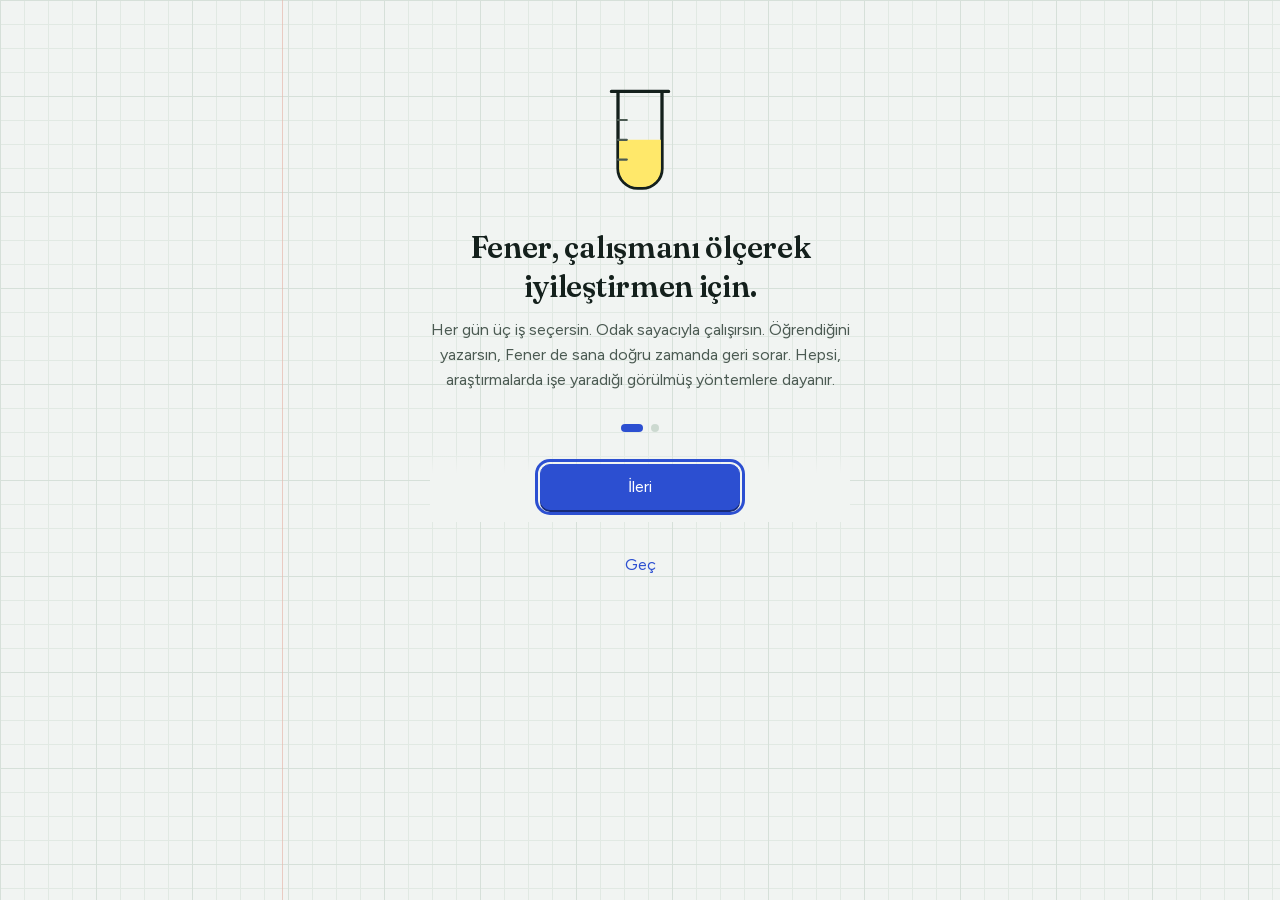
<file: app/index.html>
<!doctype html>
<html lang="tr">
<head>
<meta charset="utf-8">
<meta name="viewport" content="width=device-width, initial-scale=1, viewport-fit=cover">
<title>Fener</title>
<meta name="description" content="Fen lisesi öğrencisi için çalışma arkadaşı: haftalık plan, odak sayacı, aralıklı tekrar ve bilimsel çalışma rehberi.">
<meta name="theme-color" content="#F1F4F2" media="(prefers-color-scheme: light)">
<meta name="theme-color" content="#0F1614" media="(prefers-color-scheme: dark)">
<link rel="manifest" href="manifest.webmanifest">
<link rel="icon" href="data:image/svg+xml,%3Csvg xmlns='http://www.w3.org/2000/svg' viewBox='0 0 64 64'%3E%3Crect width='64' height='64' rx='14' fill='%2314201C'/%3E%3Crect x='14' y='38' width='36' height='10' fill='%23FFE86A'/%3E%3Ctext x='32' y='42' font-family='Georgia,serif' font-size='34' font-weight='700' fill='%23F1F4F2' text-anchor='middle'%3EF%3C/text%3E%3C/svg%3E">
<link rel="apple-touch-icon" href="icon-192.png">
<link rel="stylesheet" href="css/app.css?v=0.1.16">
<link rel="stylesheet" href="css/tour.css?v=0.1.16">
<link rel="stylesheet" href="css/theme-valorant.css?v=0.1.16">
<link rel="stylesheet" href="css/themes.css?v=0.1.16">
<script>try{var t=JSON.parse(localStorage.getItem("fener:data")).settings.theme;if(["valorant","gece","orman","gunbatimi","okyanus"].indexOf(t)>-1){document.documentElement.setAttribute("data-skin",t);}}catch(e){}</script>
</head>
<body>
<a class="skip" href="#main">İçeriğe geç</a>
<div class="shell">
  <nav class="rail" aria-label="Ana bölümler">
    <a class="wordmark" href="#/bugun" aria-label="Fener, başa dön"><span class="wm-fen">Fen</span>er</a>
    <ul class="nav" id="nav"></ul>
    <p class="rail-foot">Verilerin yalnızca bu cihazda.</p>
  </nav>
  <a class="help-link" href="#/yardim" aria-label="Yardım: Fener hakkında soru sor" title="Yardım">?</a>
  <main id="main" class="main" tabindex="-1"></main>
  <nav class="tabs" aria-label="Ana bölümler"><ul class="nav" id="tabs"></ul></nav>
</div>
<div id="toast" class="toast" role="status" aria-live="polite"></div>
<script type="module" src="js/app.js?v=0.1.16"></script>
</body>
</html>
</file>
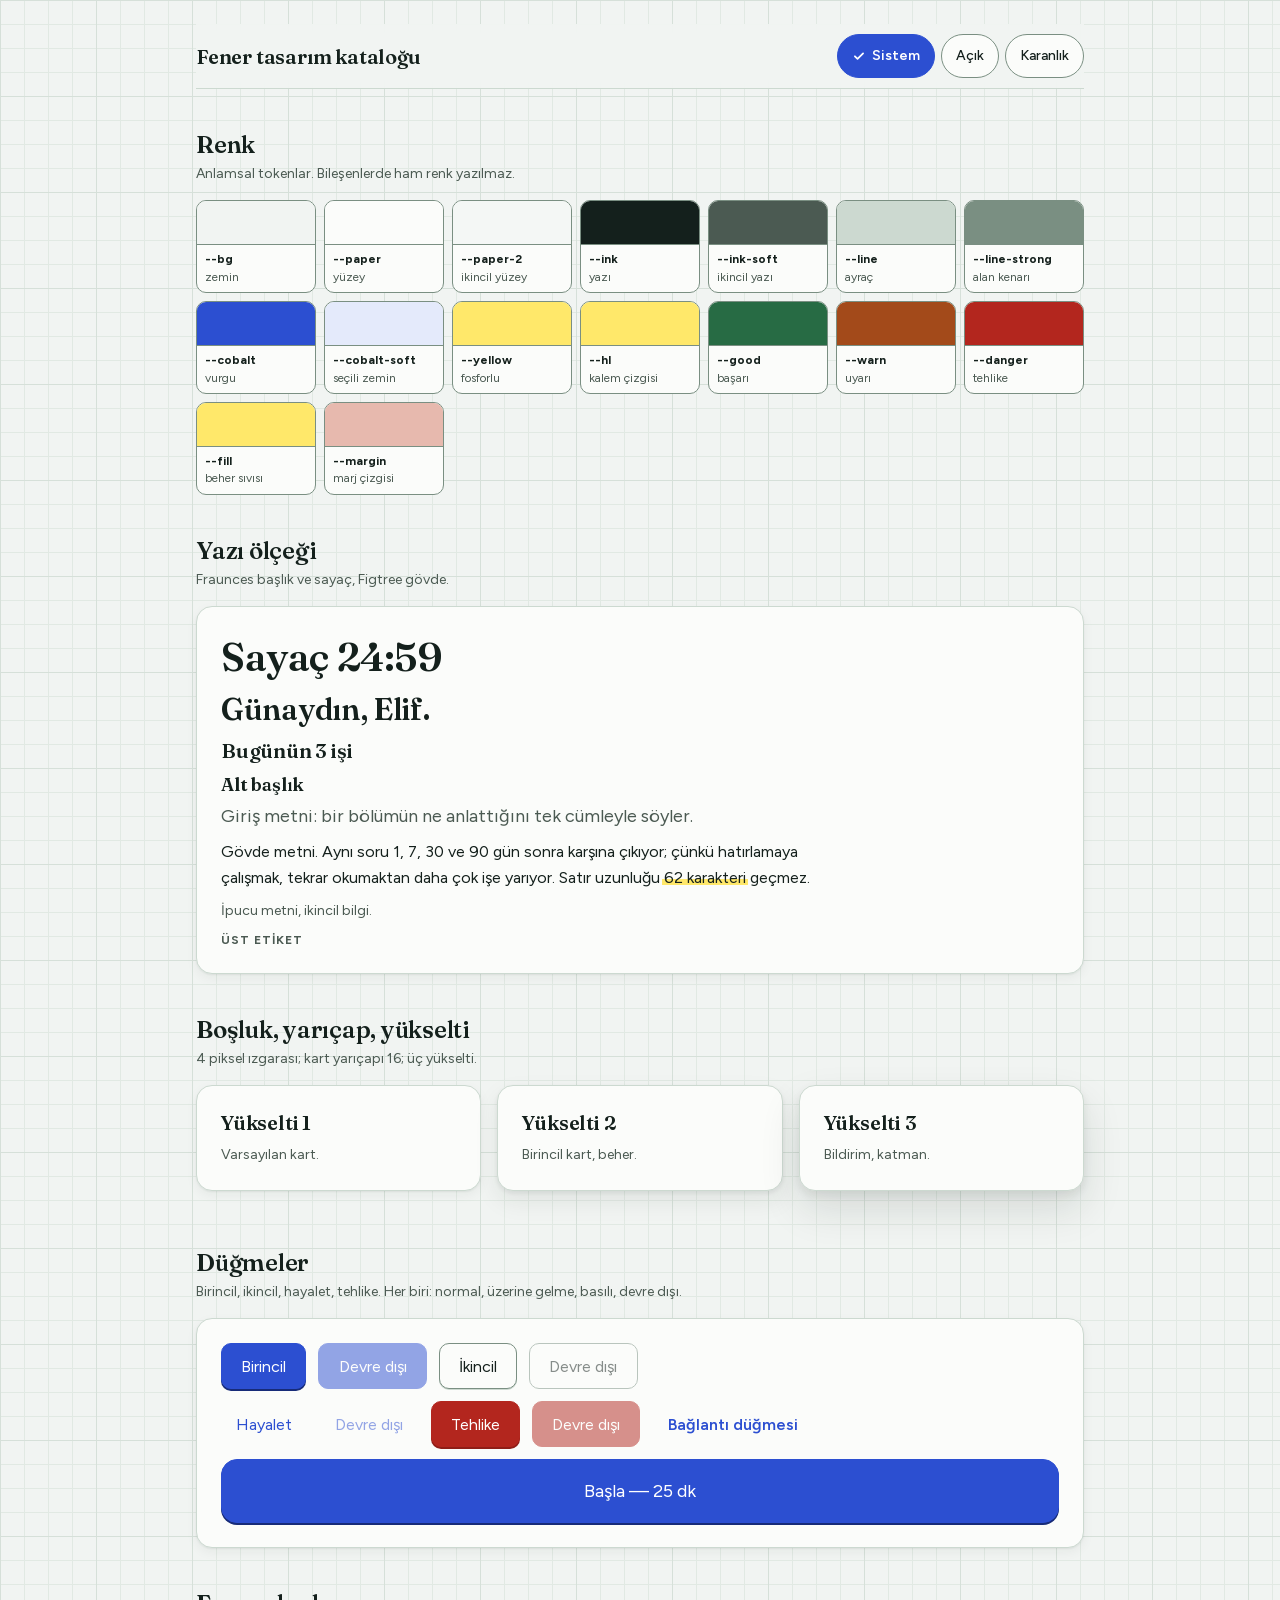
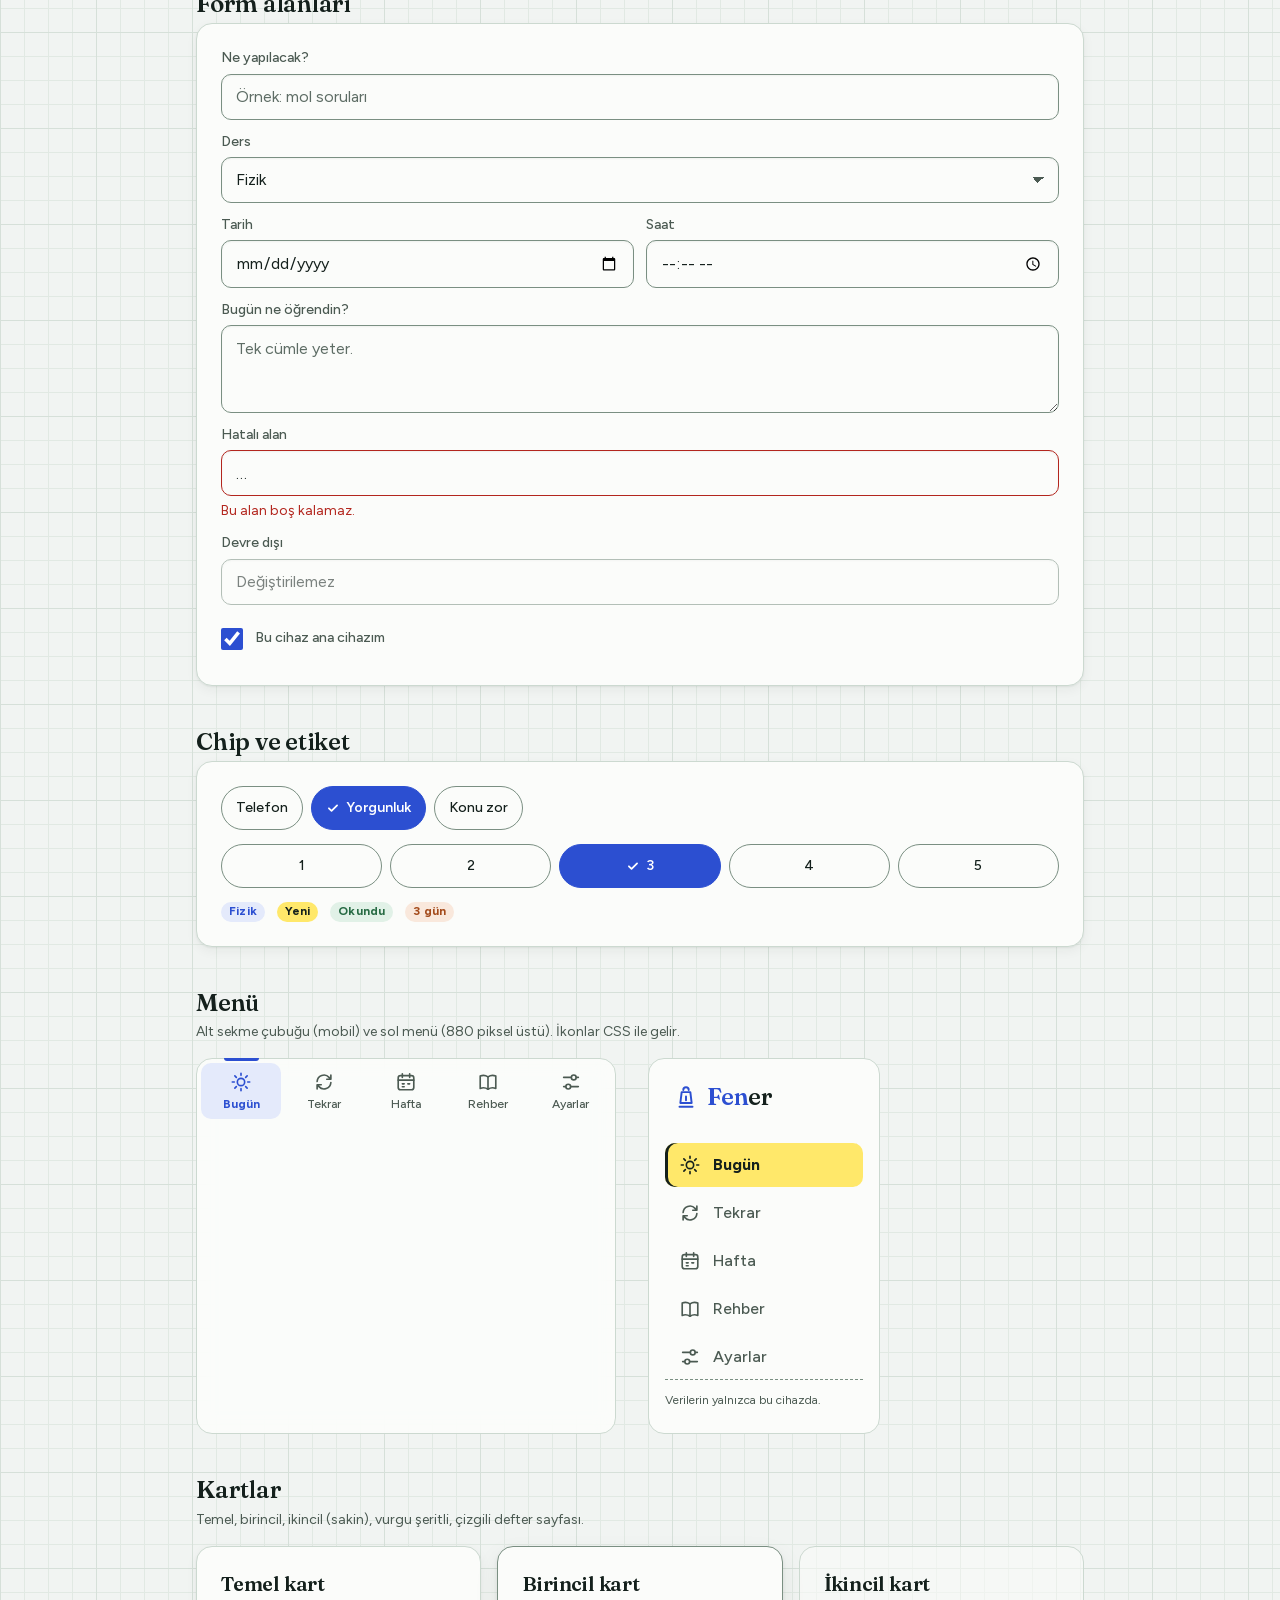
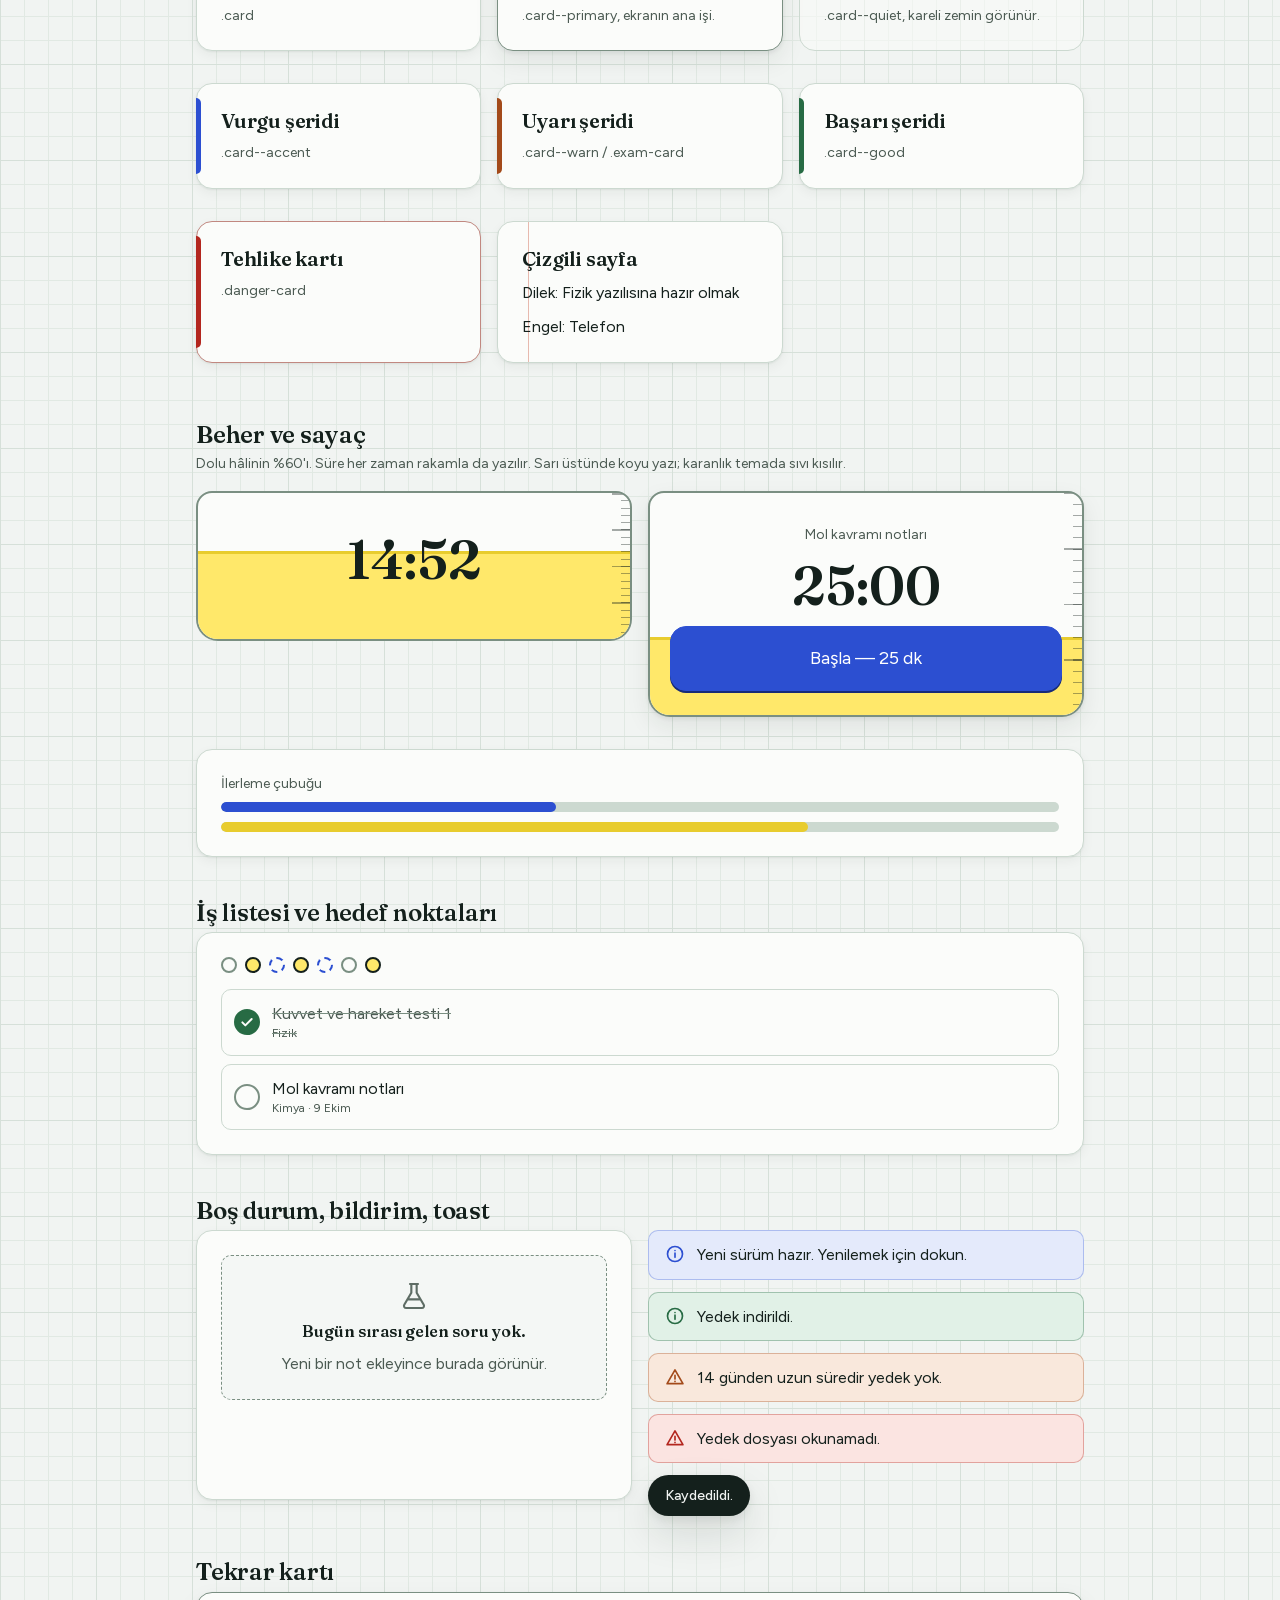
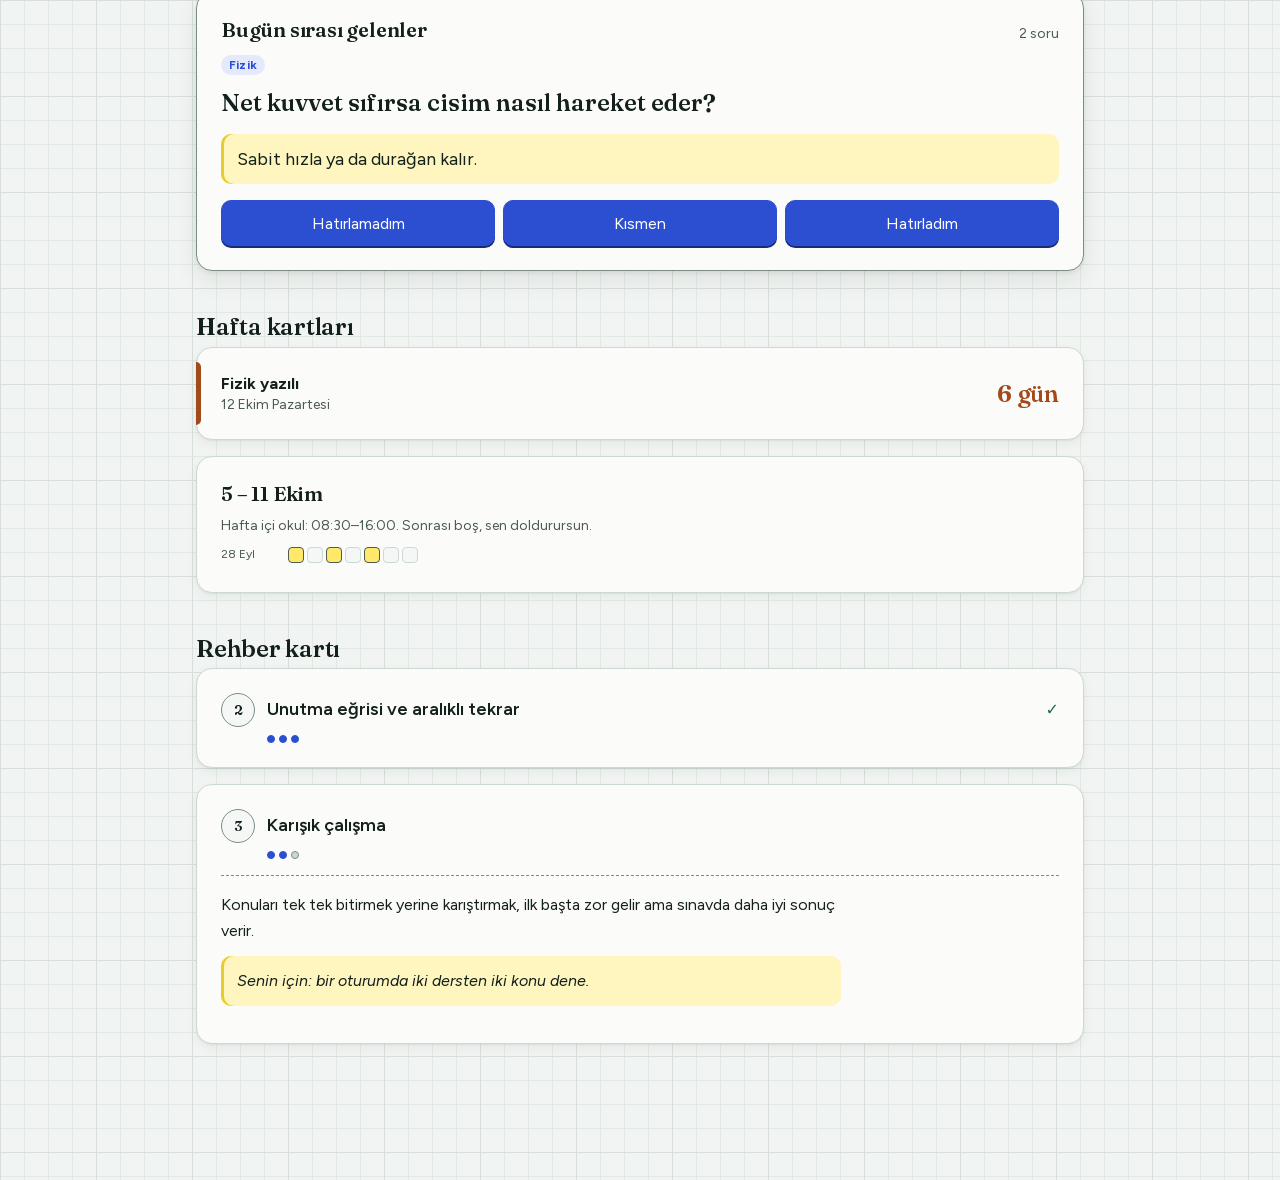
<file: app/design-preview.html>
<!doctype html>
<html lang="tr">
<head>
<meta charset="utf-8">
<meta name="viewport" content="width=device-width, initial-scale=1, viewport-fit=cover">
<meta name="robots" content="noindex">
<link rel="icon" href="data:,">
<title>Fener tasarım kataloğu</title>
<!-- Geliştirme sayfası: servis çalışanı önbelleğine EKLENMEZ, uygulamadan bağlanmaz. -->
<link rel="stylesheet" href="css/app.css">
<style>
  /* Yalnızca bu katalog sayfasına ait; uygulama bileşeni değildir. */
  .pv { max-width: 920px; margin: 0 auto; padding: 24px max(16px, env(safe-area-inset-right)) 96px max(16px, env(safe-area-inset-left)); }
  .pv-bar { position: sticky; top: 0; z-index: var(--z-sticky); display: flex; align-items: center; justify-content: space-between; gap: 12px; flex-wrap: wrap;
    padding: 10px 0; margin-bottom: 8px; background: color-mix(in srgb, var(--bg) 90%, transparent); backdrop-filter: blur(8px); border-bottom: 1px solid var(--line); }
  .pv-bar h1 { font-size: var(--fs-lg); }
  .pv-themes { display: flex; gap: 6px; }
  .pv section { margin: 40px 0; }
  .pv section > h2 { font-size: var(--fs-xl); margin-bottom: 4px; }
  .pv section > .hint { margin-bottom: 16px; }
  .pv-grid { display: grid; gap: 16px; grid-template-columns: repeat(auto-fit, minmax(260px, 1fr)); }
  .pv-swatches { display: grid; gap: 8px; grid-template-columns: repeat(auto-fill, minmax(120px, 1fr)); }
  .pv-sw { border: 1px solid var(--line-strong); border-radius: var(--radius-sm); overflow: hidden; background: var(--paper); font-size: var(--fs-xs); }
  .pv-sw i { display: block; height: 44px; border-bottom: 1px solid var(--line-strong); }
  .pv-sw span { display: block; padding: 6px 8px; color: var(--ink-soft); }
  .pv-sw b { color: var(--ink); display: block; }
  .pv-type > * { margin: 0 0 10px; }
  .pv-box { height: 44px; background: var(--cobalt-soft); border: 1px solid var(--cobalt); border-radius: var(--radius-sm); }
  /* Menü demoları: gerçek yerleşimde sabit; burada akışa alınır. */
  .pv-rail { display: flex !important; position: static !important; width: 232px !important; height: auto !important; border: 1px solid var(--line); border-radius: var(--radius); }
  @media (max-width: 879px) { .pv-rail { display: none !important; } }
  .pv-tabs { position: static !important; display: block !important; border: 1px solid var(--line); border-radius: var(--radius); max-width: 420px; }
  .pv-beher { position: relative; height: 150px; border: 2px solid var(--line-strong); border-radius: var(--radius) var(--radius) var(--radius-lg) var(--radius-lg); overflow: hidden; background: var(--paper); }
  .pv-beher .fill { position: absolute; left: 0; right: 0; bottom: 0; height: 60%; background: linear-gradient(var(--fill-edge) 0 3px, var(--fill) 3px); }
  .pv-beher .clock { position: relative; z-index: 2; font-family: var(--font-display); font-size: var(--fs-clock); font-weight: 600; text-align: center; padding-top: 28px; font-variant-numeric: tabular-nums; }
  .pv-beher::after { content: ''; position: absolute; inset: 0 0 0 auto; width: 18px; z-index: 3;
    background: repeating-linear-gradient(to bottom, var(--tick) 0 1.5px, transparent 1.5px 25%) right / 18px 100% no-repeat, repeating-linear-gradient(to bottom, var(--tick) 0 1px, transparent 1px 5%) right / 9px 100% no-repeat; }
  .pv-states { display: flex; flex-wrap: wrap; gap: 12px; align-items: center; }
  .pv-force-hover { border-color: var(--ink-soft) !important; background: var(--paper-2) !important; }
  .pv-toast { position: static !important; transform: none !important; opacity: 1 !important; display: inline-block; }
</style>
</head>
<body>
<div class="pv">
  <div class="pv-bar">
    <h1>Fener tasarım kataloğu</h1>
    <div class="pv-themes" role="group" aria-label="Tema">
      <button type="button" class="chip selected" data-theme-set="">Sistem</button>
      <button type="button" class="chip" data-theme-set="light">Açık</button>
      <button type="button" class="chip" data-theme-set="dark">Karanlık</button>
    </div>
  </div>

  <section id="renk">
    <h2>Renk</h2>
    <p class="hint">Anlamsal tokenlar. Bileşenlerde ham renk yazılmaz.</p>
    <div class="pv-swatches">
      <div class="pv-sw"><i style="background:var(--bg)"></i><span><b>--bg</b>zemin</span></div>
      <div class="pv-sw"><i style="background:var(--paper)"></i><span><b>--paper</b>yüzey</span></div>
      <div class="pv-sw"><i style="background:var(--paper-2)"></i><span><b>--paper-2</b>ikincil yüzey</span></div>
      <div class="pv-sw"><i style="background:var(--ink)"></i><span><b>--ink</b>yazı</span></div>
      <div class="pv-sw"><i style="background:var(--ink-soft)"></i><span><b>--ink-soft</b>ikincil yazı</span></div>
      <div class="pv-sw"><i style="background:var(--line)"></i><span><b>--line</b>ayraç</span></div>
      <div class="pv-sw"><i style="background:var(--line-strong)"></i><span><b>--line-strong</b>alan kenarı</span></div>
      <div class="pv-sw"><i style="background:var(--cobalt)"></i><span><b>--cobalt</b>vurgu</span></div>
      <div class="pv-sw"><i style="background:var(--cobalt-soft)"></i><span><b>--cobalt-soft</b>seçili zemin</span></div>
      <div class="pv-sw"><i style="background:var(--yellow)"></i><span><b>--yellow</b>fosforlu</span></div>
      <div class="pv-sw"><i style="background:var(--hl)"></i><span><b>--hl</b>kalem çizgisi</span></div>
      <div class="pv-sw"><i style="background:var(--good)"></i><span><b>--good</b>başarı</span></div>
      <div class="pv-sw"><i style="background:var(--warn)"></i><span><b>--warn</b>uyarı</span></div>
      <div class="pv-sw"><i style="background:var(--danger)"></i><span><b>--danger</b>tehlike</span></div>
      <div class="pv-sw"><i style="background:var(--fill)"></i><span><b>--fill</b>beher sıvısı</span></div>
      <div class="pv-sw"><i style="background:var(--margin)"></i><span><b>--margin</b>marj çizgisi</span></div>
    </div>
  </section>

  <section id="yazi">
    <h2>Yazı ölçeği</h2>
    <p class="hint">Fraunces başlık ve sayaç, Figtree gövde.</p>
    <div class="card pv-type">
      <p class="display" style="font-size:var(--fs-3xl)">Sayaç 24:59</p>
      <h1>Günaydın, Elif.</h1>
      <h2>Bugünün 3 işi</h2>
      <h3>Alt başlık</h3>
      <p class="lede">Giriş metni: bir bölümün ne anlattığını tek cümleyle söyler.</p>
      <p class="prose">Gövde metni. Aynı soru 1, 7, 30 ve 90 gün sonra karşına çıkıyor; çünkü hatırlamaya çalışmak, tekrar okumaktan daha çok işe yarıyor. Satır uzunluğu <mark>62 karakteri</mark> geçmez.</p>
      <p class="hint">İpucu metni, ikincil bilgi.</p>
      <p class="eyebrow">Üst etiket</p>
    </div>
  </section>

  <section id="bosluk">
    <h2>Boşluk, yarıçap, yükselti</h2>
    <p class="hint">4 piksel ızgarası; kart yarıçapı 16; üç yükselti.</p>
    <div class="pv-grid">
      <div class="card"><h2>Yükselti 1</h2><p class="hint">Varsayılan kart.</p></div>
      <div class="card" style="box-shadow:var(--elev-2)"><h2>Yükselti 2</h2><p class="hint">Birincil kart, beher.</p></div>
      <div class="card" style="box-shadow:var(--elev-3)"><h2>Yükselti 3</h2><p class="hint">Bildirim, katman.</p></div>
    </div>
  </section>

  <section id="dugme">
    <h2>Düğmeler</h2>
    <p class="hint">Birincil, ikincil, hayalet, tehlike. Her biri: normal, üzerine gelme, basılı, devre dışı.</p>
    <div class="card">
      <div class="pv-states" style="margin-bottom:12px"><button class="btn-primary" type="button">Birincil</button><button class="btn-primary" type="button" disabled>Devre dışı</button>
        <button class="btn-secondary" type="button">İkincil</button><button class="btn-secondary" type="button" disabled>Devre dışı</button></div>
      <div class="pv-states" style="margin-bottom:12px"><button class="btn-ghost" type="button">Hayalet</button><button class="btn-ghost" type="button" disabled>Devre dışı</button>
        <button class="btn-danger" type="button">Tehlike</button><button class="btn-danger" type="button" disabled>Devre dışı</button>
        <a class="btn-ghost" href="#dugme">Bağlantı düğmesi</a></div>
      <button class="btn-primary btn-big" type="button">Başla — 25 dk</button>
    </div>
  </section>

  <section id="form">
    <h2>Form alanları</h2>
    <div class="card"><div class="stack">
      <div class="field"><label for="f1">Ne yapılacak?</label><input id="f1" type="text" placeholder="Örnek: mol soruları"></div>
      <div class="field"><label for="f2">Ders</label><select id="f2"><option>Fizik</option><option>Kimya</option></select></div>
      <div class="row wrap"><div class="grow"><label for="f3">Tarih</label><input id="f3" type="date"></div><div class="grow"><label for="f4">Saat</label><input id="f4" type="time"></div></div>
      <div class="field"><label for="f5">Bugün ne öğrendin?</label><textarea id="f5" placeholder="Tek cümle yeter."></textarea></div>
      <div class="field"><label for="f6">Hatalı alan</label><input id="f6" type="text" aria-invalid="true" value="…"><span class="field-error">Bu alan boş kalamaz.</span></div>
      <div class="field"><label for="f7">Devre dışı</label><input id="f7" type="text" disabled value="Değiştirilemez"></div>
      <label class="row"><input type="checkbox" checked><span>Bu cihaz ana cihazım</span></label>
    </div></div>
  </section>

  <section id="chip">
    <h2>Chip ve etiket</h2>
    <div class="card">
      <div class="chip-row" style="margin-bottom:14px"><button type="button" class="chip">Telefon</button><button type="button" class="chip selected">Yorgunluk</button><button type="button" class="chip">Konu zor</button></div>
      <div class="scale-row" style="margin-bottom:14px"><button type="button" class="chip">1</button><button type="button" class="chip">2</button><button type="button" class="chip selected">3</button><button type="button" class="chip">4</button><button type="button" class="chip">5</button></div>
      <div class="row wrap"><span class="tag">Fizik</span><span class="tag tag--hl">Yeni</span><span class="tag tag--good">Okundu</span><span class="tag tag--warn">3 gün</span></div>
    </div>
  </section>

  <section id="menu">
    <h2>Menü</h2>
    <p class="hint">Alt sekme çubuğu (mobil) ve sol menü (880 piksel üstü). İkonlar CSS ile gelir.</p>
    <div class="pv-grid">
      <nav class="tabs pv-tabs" aria-label="Örnek alt menü"><ul class="nav">
        <li><a href="#menu" data-path="bugun" class="active">Bugün</a></li><li><a href="#menu" data-path="tekrar">Tekrar</a></li>
        <li><a href="#menu" data-path="hafta">Hafta</a></li><li><a href="#menu" data-path="rehber">Rehber</a></li><li><a href="#menu" data-path="ayarlar">Ayarlar</a></li></ul></nav>
      <nav class="rail pv-rail" aria-label="Örnek sol menü">
        <a class="wordmark" href="#menu"><span class="wm-fen">Fen</span>er</a>
        <ul class="nav">
          <li><a href="#menu" data-path="bugun" class="active">Bugün</a></li><li><a href="#menu" data-path="tekrar">Tekrar</a></li>
          <li><a href="#menu" data-path="hafta">Hafta</a></li><li><a href="#menu" data-path="rehber">Rehber</a></li><li><a href="#menu" data-path="ayarlar">Ayarlar</a></li></ul>
        <p class="rail-foot">Verilerin yalnızca bu cihazda.</p>
      </nav>
    </div>
  </section>

  <section id="kart">
    <h2>Kartlar</h2>
    <p class="hint">Temel, birincil, ikincil (sakin), vurgu şeritli, çizgili defter sayfası.</p>
    <div class="pv-grid">
      <div class="card"><h2>Temel kart</h2><p class="hint">.card</p></div>
      <div class="card card--primary"><h2>Birincil kart</h2><p class="hint">.card--primary, ekranın ana işi.</p></div>
      <div class="card card--quiet"><h2>İkincil kart</h2><p class="hint">.card--quiet, kareli zemin görünür.</p></div>
      <div class="card card--accent"><h2>Vurgu şeridi</h2><p class="hint">.card--accent</p></div>
      <div class="card card--warn"><h2>Uyarı şeridi</h2><p class="hint">.card--warn / .exam-card</p></div>
      <div class="card card--good"><h2>Başarı şeridi</h2><p class="hint">.card--good</p></div>
      <div class="card danger-card"><h2>Tehlike kartı</h2><p class="hint">.danger-card</p></div>
      <div class="card card--ruled"><h2>Çizgili sayfa</h2><p>Dilek: Fizik yazılısına hazır olmak</p><p>Engel: Telefon</p></div>
    </div>
  </section>

  <section id="beher">
    <h2>Beher ve sayaç</h2>
    <p class="hint">Dolu hâlinin %60'ı. Süre her zaman rakamla da yazılır. Sarı üstünde koyu yazı; karanlık temada sıvı kısılır.</p>
    <div class="pv-grid">
      <div class="pv-beher"><div class="fill"></div><div class="clock">14:52</div></div>
      <div class="card beher"><div class="fill" style="height:35%"></div><p class="task-line">Mol kavramı notları</p><div class="clock">25:00</div><button type="button" class="btn-primary btn-big">Başla — 25 dk</button></div>
    </div>
    <div class="card" style="margin-top:16px"><p class="hint" style="margin-bottom:8px">İlerleme çubuğu</p>
      <div class="progress" role="progressbar" aria-label="Örnek" aria-valuenow="40" aria-valuemin="0" aria-valuemax="100"><span style="width:40%"></span></div>
      <div class="progress progress--hl" style="margin-top:10px" role="progressbar" aria-label="Örnek sarı" aria-valuenow="70" aria-valuemin="0" aria-valuemax="100"><span style="width:70%"></span></div></div>
  </section>

  <section id="is">
    <h2>İş listesi ve hedef noktaları</h2>
    <div class="card">
      <div class="goal-line" style="margin:0 0 16px"><span class="goal-dot"></span><span class="goal-dot done"></span><span class="goal-dot target"></span><span class="goal-dot done"></span><span class="goal-dot target"></span><span class="goal-dot"></span><span class="goal-dot done"></span></div>
      <ul class="task-list">
        <li class="task-item done"><button type="button" class="task-check" aria-label="Tamamlanmadı işaretle"></button><div><div>Kuvvet ve hareket testi 1</div><div class="task-sub">Fizik</div></div></li>
        <li class="task-item"><button type="button" class="task-check" aria-label="Tamamlandı işaretle"></button><div><div>Mol kavramı notları</div><div class="task-sub">Kimya · 9 Ekim</div></div></li>
      </ul>
    </div>
  </section>

  <section id="durum">
    <h2>Boş durum, bildirim, toast</h2>
    <div class="pv-grid">
      <div class="card"><div class="empty"><p class="empty-title">Bugün sırası gelen soru yok.</p><p>Yeni bir not ekleyince burada görünür.</p></div></div>
      <div class="stack">
        <div class="notice"><p>Yeni sürüm hazır. Yenilemek için dokun.</p></div>
        <div class="notice notice--good"><p>Yedek indirildi.</p></div>
        <div class="notice notice--warn"><p>14 günden uzun süredir yedek yok.</p></div>
        <div class="notice notice--danger"><p>Yedek dosyası okunamadı.</p></div>
        <div><span class="toast pv-toast">Kaydedildi.</span></div>
      </div>
    </div>
  </section>

  <section id="tekrar">
    <h2>Tekrar kartı</h2>
    <div class="card card--primary">
      <div class="row between"><h2>Bugün sırası gelenler</h2><span class="hint review-count">2 soru</span></div>
      <span class="tag">Fizik</span>
      <p class="qa-q">Net kuvvet sıfırsa cisim nasıl hareket eder?</p>
      <p class="qa-a">Sabit hızla ya da durağan kalır.</p>
      <div class="scale-row"><button type="button" class="btn-primary">Hatırlamadım</button><button type="button" class="btn-primary">Kısmen</button><button type="button" class="btn-primary">Hatırladım</button></div>
    </div>
  </section>

  <section id="hafta">
    <h2>Hafta kartları</h2>
    <div class="card card--warn"><div class="row between"><div><strong>Fizik yazılı</strong><div class="hint">12 Ekim Pazartesi</div></div><div class="days display" style="font-size:var(--fs-xl);color:var(--warn)">6 gün</div></div></div>
    <div class="card"><h2 class="week-title">5 – 11 Ekim</h2><p class="hint">Hafta içi okul: 08:30–16:00. Sonrası boş, sen doldurursun.</p>
      <div class="wall"><div class="wall-row"><span class="wall-week">28 Eyl</span><span class="wall-cell filled"></span><span class="wall-cell"></span><span class="wall-cell filled"></span><span class="wall-cell"></span><span class="wall-cell filled"></span><span class="wall-cell"></span><span class="wall-cell"></span></div></div></div>
  </section>

  <section id="rehber">
    <h2>Rehber kartı</h2>
    <div class="card guide-card"><div class="guide-head"><span class="guide-num">2</span><span class="guide-title">Unutma eğrisi ve aralıklı tekrar</span><span class="guide-read" aria-label="Okundu">✓</span></div>
      <div class="guide-dots" aria-label="Kanıt gücü 3/3"><span class="guide-dot filled"></span><span class="guide-dot filled"></span><span class="guide-dot filled"></span></div></div>
    <div class="card guide-card"><div class="guide-head"><span class="guide-num">3</span><span class="guide-title">Karışık çalışma</span></div>
      <div class="guide-dots" aria-label="Kanıt gücü 2/3"><span class="guide-dot filled"></span><span class="guide-dot filled"></span><span class="guide-dot"></span></div>
      <div class="guide-body"><p>Konuları tek tek bitirmek yerine karıştırmak, ilk başta zor gelir ama sınavda daha iyi sonuç verir.</p><p class="guide-foryou">Senin için: bir oturumda iki dersten iki konu dene.</p></div></div>
  </section>
</div>

<script>
  // Tema düğmesi: sistem / açık / karanlık. Kalıcı değil; yalnızca bu sayfada.
  document.querySelectorAll('[data-theme-set]').forEach(function (b) {
    b.addEventListener('click', function () {
      var v = b.getAttribute('data-theme-set');
      if (v) document.documentElement.setAttribute('data-theme', v); else document.documentElement.removeAttribute('data-theme');
      document.querySelectorAll('[data-theme-set]').forEach(function (x) { x.classList.toggle('selected', x === b); });
    });
  });
</script>
</body>
</html>
</file>
<file: app/css/app.css>
@import url("tokens.css");
@import url('../fonts/fonts.css');

/* ==========================================================================
   Fener bileşenleri
   Kimlik: kareli laboratuvar defteri. Koyu mürekkep, kobalt vurgu, tek
   fosforlu sarı, sakin yüzeyler. Ham renk/ölçü yok; her şey tokens.css'ten.
   Bölümler:
     1 Temel      2 Yazı      3 İkonlar   4 Düğmeler   5 Form alanları
     6 Chip/etiket 7 Kabuk ve menü 8 Kartlar 9 Bugün 10 Beher ve odak kipi
     11 İşler    12 İlerleme  13 Boş durum, bildirim, toast
     14 Tekrar   15 Hafta     16 Rehber   17 Diyagram ve duvar
     18 Karşılama (başka çalışma; dokunma)  19 Yardımcılar
   ========================================================================== */

/* ---- 1. Temel ------------------------------------------------------------ */

* { box-sizing: border-box; }
html { -webkit-text-size-adjust: 100%; }
[hidden] { display: none !important; }

body {
  margin: 0;
  color: var(--ink);
  /* Kareli defter: 24 px küçük kare, her 4 karede bir belirgin çizgi. */
  background:
    linear-gradient(var(--grid-major) 1px, transparent 1px) 0 0 / 96px 96px,
    linear-gradient(90deg, var(--grid-major) 1px, transparent 1px) 0 0 / 96px 96px,
    linear-gradient(var(--grid) 1px, transparent 1px) 0 0 / 24px 24px,
    linear-gradient(90deg, var(--grid) 1px, transparent 1px) 0 0 / 24px 24px,
    var(--bg);
  font-family: var(--font-body);
  font-size: var(--fs-base);
  line-height: var(--lh-base);
  -webkit-font-smoothing: antialiased;
}

::selection { background: var(--hl); color: var(--ink); }

button, input, select, textarea { font: inherit; color: inherit; }

/* Görünür odak halkası: her etkileşimli öğede. */
:focus-visible { outline: var(--focus-ring); outline-offset: 2px; }
.main:focus { outline: none; } /* sekme değişince odak taşıyıcısı; halka gerekmez */

.skip {
  position: absolute; left: -999px; top: 0; z-index: var(--z-skip);
  background: var(--cobalt); color: var(--cobalt-ink); padding: .7em 1.1em; border-radius: 0 0 var(--radius-sm) 0;
  font-weight: var(--fw-semibold);
}
.skip:focus { left: 0; }

.sr-only {
  position: absolute; width: 1px; height: 1px; margin: -1px; padding: 0; overflow: hidden;
  clip: rect(0 0 0 0); white-space: nowrap; border: 0;
}

/* ---- 2. Yazı ------------------------------------------------------------- */

h1, h2, h3, .display {
  font-family: var(--font-display); font-weight: var(--fw-semibold); letter-spacing: -.01em;
  margin: 0; line-height: var(--lh-snug);
}
h1 { font-size: var(--fs-2xl); line-height: var(--lh-tight); }
h2 { font-size: var(--fs-lg); }
h3 { font-size: var(--fs-md); }

p { margin: 0 0 .7em; }
a { color: var(--cobalt); text-underline-offset: 3px; text-decoration-thickness: 1px; }
a:hover { text-decoration-thickness: 2px; }

.hint { color: var(--ink-soft); font-size: var(--fs-sm); }
.lede { font-size: var(--fs-md); color: var(--ink-soft); max-width: var(--measure); }
.eyebrow {
  font-size: var(--fs-xs); font-weight: var(--fw-bold); letter-spacing: .08em; text-transform: uppercase;
  color: var(--ink-soft);
}
.prose { max-width: var(--measure); line-height: var(--lh-prose); }
.num { font-variant-numeric: tabular-nums lining-nums; }

/* Fosforlu kalem: başlık altı ve satır içi vurgu. Sayfa başına en fazla birkaç yerde. */
mark, .hl {
  color: inherit; padding: 0 .15em; margin: 0 -.15em;
  background: linear-gradient(transparent 56%, var(--hl) 56% 92%, transparent 92%);
  -webkit-box-decoration-break: clone; box-decoration-break: clone;
}

hr, .rule { border: 0; border-top: 1px dashed var(--line-strong); margin: var(--sp-4) 0; }

/* ---- 3. İkonlar (satır içi SVG, mask ile; renk currentColor) -------------- */

:root {
  --ico-bugun: url("data:image/svg+xml,%3Csvg xmlns='http://www.w3.org/2000/svg' viewBox='0 0 24 24' fill='none' stroke='black' stroke-width='1.8' stroke-linecap='round' stroke-linejoin='round'%3E%3Ccircle cx='12' cy='12' r='4'/%3E%3Cpath d='M12 2.5v2.2M12 19.3v2.2M2.5 12h2.2M19.3 12h2.2M5.3 5.3l1.6 1.6M17.1 17.1l1.6 1.6M18.7 5.3l-1.6 1.6M6.9 17.1l-1.6 1.6'/%3E%3C/svg%3E");
  --ico-tekrar: url("data:image/svg+xml,%3Csvg xmlns='http://www.w3.org/2000/svg' viewBox='0 0 24 24' fill='none' stroke='black' stroke-width='1.8' stroke-linecap='round' stroke-linejoin='round'%3E%3Cpath d='M4.5 11.5a7.5 7.5 0 0 1 13-4.6L19.5 9M19.5 4.5V9H15M19.5 12.5a7.5 7.5 0 0 1-13 4.6L4.5 15M4.5 19.5V15H9'/%3E%3C/svg%3E");
  --ico-hafta: url("data:image/svg+xml,%3Csvg xmlns='http://www.w3.org/2000/svg' viewBox='0 0 24 24' fill='none' stroke='black' stroke-width='1.8' stroke-linecap='round' stroke-linejoin='round'%3E%3Crect x='3.5' y='5' width='17' height='15.5' rx='2.5'/%3E%3Cpath d='M3.5 10h17M8 3v4M16 3v4M8 14h2M14 14h2M8 17.2h2'/%3E%3C/svg%3E");
  --ico-rehber: url("data:image/svg+xml,%3Csvg xmlns='http://www.w3.org/2000/svg' viewBox='0 0 24 24' fill='none' stroke='black' stroke-width='1.8' stroke-linecap='round' stroke-linejoin='round'%3E%3Cpath d='M3.5 5.5C6.2 4.4 9.4 4.6 12 6.4c2.6-1.8 5.8-2 8.5-.9V19c-2.7-1.1-5.9-.9-8.5.9-2.6-1.8-5.8-2-8.5-.9z'/%3E%3Cpath d='M12 6.4V19.9'/%3E%3C/svg%3E");
  --ico-ayarlar: url("data:image/svg+xml,%3Csvg xmlns='http://www.w3.org/2000/svg' viewBox='0 0 24 24' fill='none' stroke='black' stroke-width='1.8' stroke-linecap='round' stroke-linejoin='round'%3E%3Cpath d='M4 7h8M18 7h2M4 17h2M12 17h8'/%3E%3Ccircle cx='15' cy='7' r='2.6'/%3E%3Ccircle cx='9' cy='17' r='2.6'/%3E%3C/svg%3E");
  --ico-fener: url("data:image/svg+xml,%3Csvg xmlns='http://www.w3.org/2000/svg' viewBox='0 0 24 24' fill='none' stroke='black' stroke-width='1.8' stroke-linecap='round' stroke-linejoin='round'%3E%3Cpath d='M9.5 5.5a2.5 2.5 0 0 1 5 0M8 7.5h8M8 7.5l-1.2 10h10.4L16 7.5M6 21h12M12 11.5v3.5'/%3E%3C/svg%3E");
  --ico-check: url("data:image/svg+xml,%3Csvg xmlns='http://www.w3.org/2000/svg' viewBox='0 0 24 24' fill='none' stroke='black' stroke-width='3' stroke-linecap='round' stroke-linejoin='round'%3E%3Cpath d='M5 12.5l4.5 4.5L19 7.5'/%3E%3C/svg%3E");
  --ico-beher: url("data:image/svg+xml,%3Csvg xmlns='http://www.w3.org/2000/svg' viewBox='0 0 24 24' fill='none' stroke='black' stroke-width='1.6' stroke-linecap='round' stroke-linejoin='round'%3E%3Cpath d='M9 3h6M10 3v6.5L4.7 18.6a1.6 1.6 0 0 0 1.4 2.4h11.8a1.6 1.6 0 0 0 1.4-2.4L14 9.5V3M7.2 14.5h9.6'/%3E%3C/svg%3E");
  --ico-info: url("data:image/svg+xml,%3Csvg xmlns='http://www.w3.org/2000/svg' viewBox='0 0 24 24' fill='none' stroke='black' stroke-width='2' stroke-linecap='round' stroke-linejoin='round'%3E%3Ccircle cx='12' cy='12' r='9'/%3E%3Cpath d='M12 11v5M12 7.8v.1'/%3E%3C/svg%3E");
  --ico-warn: url("data:image/svg+xml,%3Csvg xmlns='http://www.w3.org/2000/svg' viewBox='0 0 24 24' fill='none' stroke='black' stroke-width='2' stroke-linecap='round' stroke-linejoin='round'%3E%3Cpath d='M12 3.5l9.5 16.5h-19z'/%3E%3Cpath d='M12 10v4.5M12 17.3v.1'/%3E%3C/svg%3E");
}

/* Menü ikonları: buildNav yalnızca metin üretir, ikon CSS'ten gelir. */
.nav a::before {
  content: ''; flex: none; width: 22px; height: 22px; background: currentColor;
  -webkit-mask: var(--ico, none) center / contain no-repeat; mask: var(--ico, none) center / contain no-repeat;
}
.nav a[data-path="bugun"]::before { --ico: var(--ico-bugun); }
.nav a[data-path="tekrar"]::before { --ico: var(--ico-tekrar); }
.nav a[data-path="hafta"]::before { --ico: var(--ico-hafta); }
.nav a[data-path="rehber"]::before { --ico: var(--ico-rehber); }
.nav a[data-path="ayarlar"]::before { --ico: var(--ico-ayarlar); }

/* ---- 4. Düğmeler ---------------------------------------------------------
   Türler: (varsayılan/ikincil) .btn-secondary · .btn-primary · .btn-ghost · .btn-danger
   Durumlar: hover, basılı (active), odak (genel :focus-visible), disabled.
   Taban kural :where() ile sıfır özgüllükte; chip, task-check vb. kendi görünümünü rahatça ezer. */

:where(button, .btn, .btn-primary, .btn-secondary, .btn-ghost, .btn-danger) {
  display: inline-flex; align-items: center; justify-content: center; gap: var(--sp-2);
  min-height: var(--tap); padding: .65em 1.2em;
  font-weight: var(--fw-semibold); line-height: 1.2; text-align: center; text-decoration: none;
  cursor: pointer; border-radius: var(--radius-sm);
  background: var(--paper); color: var(--ink); border: 1px solid var(--line-strong);
  box-shadow: 0 1px 0 var(--line);
  transition: background-color var(--dur-fast) var(--ease-out), border-color var(--dur-fast) var(--ease-out),
    box-shadow var(--dur-fast) var(--ease-out), transform var(--dur-fast) var(--ease-out), color var(--dur-fast) var(--ease-out);
  -webkit-tap-highlight-color: transparent;
}
:where(button, .btn, .btn-secondary):active { transform: translateY(1px); box-shadow: var(--inset-press); }

/* Birincil: kobalt mürekkep, alt kenarı kalın (basılı tuş hissi). */
.btn-primary {
  background: var(--cobalt); color: var(--cobalt-ink); border-color: var(--cobalt);
  box-shadow: 0 2px 0 var(--cobalt-deep);
}
.btn-primary:active { transform: translateY(2px); box-shadow: 0 0 0 var(--cobalt-deep); background: var(--cobalt-strong); }

/* İkincil: kâğıt zemin, ince kenar. */
.btn-secondary { background: var(--paper); border-color: var(--line-strong); }

/* Hayalet: kenarsız, kobalt yazı. Vazgeç, ikincil bağlantılar. */
.btn-ghost {
  background: transparent; border-color: transparent; box-shadow: none; color: var(--cobalt);
  padding-left: .9em; padding-right: .9em;
}
.btn-ghost:active { transform: none; box-shadow: none; background: var(--cobalt-soft); }

/* Tehlike: yalnızca geri alınamaz işlem onayında. */
.btn-danger {
  background: var(--danger); color: var(--danger-ink); border-color: var(--danger);
  box-shadow: 0 2px 0 var(--danger-strong);
}
.btn-danger:active { transform: translateY(2px); box-shadow: none; background: var(--danger-strong); }

@media (hover: hover) {
  :where(button, .btn, .btn-secondary):hover { border-color: var(--ink-soft); background: var(--paper-2); }
  .btn-primary:hover { background: var(--cobalt-strong); border-color: var(--cobalt-strong); }
  .btn-ghost:hover { background: var(--cobalt-soft); color: var(--cobalt); border-color: transparent; }
  .btn-danger:hover { background: var(--danger-strong); border-color: var(--danger-strong); }
}

button:disabled, .btn[disabled], .btn-primary[aria-disabled="true"] {
  opacity: .5; cursor: not-allowed; transform: none; box-shadow: none;
}

.btn-big { width: 100%; padding: 1em; font-size: var(--fs-md); border-radius: var(--radius); min-height: 56px; }
.btn-block { width: 100%; }

/* ---- 5. Form alanları ------------------------------------------------------ */

input[type="text"], input[type="date"], input[type="time"], input[type="number"], select, textarea {
  width: 100%; min-height: var(--tap); padding: .65em .85em; border-radius: var(--radius-sm);
  border: 1px solid var(--line-strong); background: var(--paper); color: var(--ink);
  box-shadow: inset 0 1px 2px rgba(20, 32, 28, .05);
  transition: border-color var(--dur-fast) var(--ease-out), box-shadow var(--dur-fast) var(--ease-out);
}
::placeholder { color: var(--ink-faint); opacity: 1; }
input:focus-visible, select:focus-visible, textarea:focus-visible { border-color: var(--cobalt); outline-offset: 1px; }
input:disabled, select:disabled, textarea:disabled { opacity: .55; cursor: not-allowed; }
input[aria-invalid="true"], textarea[aria-invalid="true"], select[aria-invalid="true"] { border-color: var(--danger); }
textarea { min-height: 88px; resize: vertical; line-height: var(--lh-base); }

select {
  appearance: none; -webkit-appearance: none; padding-right: 2.4em; cursor: pointer;
  background-image:
    linear-gradient(45deg, transparent 50%, var(--ink-soft) 50%),
    linear-gradient(135deg, var(--ink-soft) 50%, transparent 50%);
  background-position: calc(100% - 20px) 50%, calc(100% - 14px) 50%;
  background-size: 6px 6px, 6px 6px; background-repeat: no-repeat;
}

label { display: block; font-size: var(--fs-sm); font-weight: var(--fw-medium); color: var(--ink-soft); margin-bottom: .35em; }
label.row { margin: 0; min-height: var(--tap); }
input[type="checkbox"], input[type="radio"] { width: 22px; height: 22px; margin: 0; flex: none; accent-color: var(--cobalt); }
.field { display: flex; flex-direction: column; }
.field-error { color: var(--danger); font-size: var(--fs-sm); margin-top: .35em; }

/* ---- 6. Chip ve etiket ----------------------------------------------------- */

.chip-row { display: flex; flex-wrap: wrap; gap: var(--sp-2); }
.chip {
  display: inline-flex; align-items: center; justify-content: center; gap: .4em;
  border-radius: var(--radius-pill); padding: .5em 1em; min-height: var(--tap); font-size: var(--fs-sm);
  font-weight: var(--fw-medium); background: var(--paper); border: 1px solid var(--line-strong); box-shadow: none;
}
.chip.selected {
  background: var(--cobalt); color: var(--cobalt-ink); border-color: var(--cobalt); font-weight: var(--fw-semibold);
}
.chip.selected::before { /* seçili durum yalnızca renkle anlatılmaz */
  content: ''; width: 14px; height: 14px; background: currentColor;
  -webkit-mask: var(--ico-check) center / contain no-repeat; mask: var(--ico-check) center / contain no-repeat;
}
@media (hover: hover) {
  .chip:hover { border-color: var(--cobalt); background: var(--cobalt-soft); }
  .chip.selected:hover { background: var(--cobalt-strong); }
}

/* Etiket: ders adı, durum. Düğme değildir. */
.tag {
  display: inline-flex; align-items: center; padding: .1em .65em; border-radius: var(--radius-pill);
  font-size: var(--fs-xs); font-weight: var(--fw-bold); letter-spacing: .02em;
  background: var(--cobalt-soft); color: var(--cobalt);
}
.tag--hl { background: var(--hl); color: var(--yellow-ink); }
.tag--good { background: var(--good-soft); color: var(--good); }
.tag--warn { background: var(--warn-soft); color: var(--warn); }
:root[data-theme="dark"] .tag--hl { color: var(--ink); }
@media (prefers-color-scheme: dark) { :root:not([data-theme="light"]) .tag--hl { color: var(--ink); } }

/* ---- 7. Kabuk ve menü ------------------------------------------------------- */

.shell { min-height: 100vh; min-height: 100dvh; display: flex; flex-direction: column; }
.main {
  position: relative; flex: 1; width: 100%; max-width: 640px; margin: 0 auto;
  padding: max(var(--sp-5), env(safe-area-inset-top)) max(var(--gutter), env(safe-area-inset-right))
    calc(var(--sp-12) + var(--sp-8)) max(var(--gutter), env(safe-area-inset-left));
}
/* Defter marj çizgisi: ince, içeriğin arkasında. */
.main::before {
  content: ''; position: absolute; top: 0; bottom: 0; left: 6px; width: 1px;
  background: var(--margin); opacity: .7; pointer-events: none;
}

.rail { display: none; }
body.onboarding .rail, body.onboarding .tabs { display: none; }

.tabs {
  position: sticky; bottom: 0; z-index: var(--z-sticky);
  background: color-mix(in srgb, var(--paper) 94%, transparent);
  -webkit-backdrop-filter: blur(10px); backdrop-filter: blur(10px);
  border-top: 1px solid var(--line);
  padding: 0 env(safe-area-inset-right) env(safe-area-inset-bottom) env(safe-area-inset-left);
}
.tabs .nav { display: flex; list-style: none; margin: 0; padding: 4px 4px; gap: 2px; }
.tabs .nav li { flex: 1; min-width: 0; }
.tabs .nav a {
  position: relative; display: flex; flex-direction: column; align-items: center; justify-content: center; gap: 3px;
  padding: 8px 2px 6px; min-height: 56px; border-radius: var(--radius-sm);
  color: var(--ink-soft); text-decoration: none; font-size: var(--fs-xs); font-weight: var(--fw-medium);
  transition: color var(--dur-fast) var(--ease-out), background-color var(--dur-fast) var(--ease-out);
}
/* Etkin sekme: kobalt renk, üstte kalın çizgi, ikon altında yumuşak leke. */
.tabs .nav a::after {
  content: ''; position: absolute; top: -5px; left: 28%; right: 28%; height: 3px; border-radius: 0 0 3px 3px;
  background: var(--cobalt); transform: scaleX(0); transition: transform var(--dur) var(--ease-out);
}
.tabs .nav a.active { color: var(--cobalt); font-weight: var(--fw-bold); background: var(--cobalt-soft); }
.tabs .nav a.active::after { transform: scaleX(1); }

.wordmark { display: none; }

@media (min-width: 880px) {
  .shell { flex-direction: row; }
  .rail {
    display: flex; flex-direction: column; width: 232px; flex: 0 0 232px;
    padding: var(--sp-6) var(--sp-4); border-right: 1px solid var(--line); background: var(--paper);
    position: sticky; top: 0; height: 100vh; height: 100dvh;
  }
  .wordmark {
    position: relative; display: block; padding-left: 34px; line-height: 28px;
    font-family: var(--font-display); font-weight: var(--fw-semibold); font-size: var(--fs-xl);
    text-decoration: none; color: var(--ink); margin: 0 var(--sp-2) var(--sp-8);
  }
  .wordmark::before {
    content: ''; position: absolute; left: 0; top: 1px; width: 26px; height: 26px; background: var(--cobalt);
    -webkit-mask: var(--ico-fener) center / contain no-repeat; mask: var(--ico-fener) center / contain no-repeat;
  }
  .wm-fen { color: var(--cobalt); margin-right: -.05em; }
  .rail .nav { list-style: none; margin: 0; padding: 0; display: flex; flex-direction: column; gap: var(--sp-1); flex: 1; }
  .rail .nav a {
    display: flex; align-items: center; gap: var(--sp-3); padding: .55em .85em; border-radius: var(--radius-sm);
    text-decoration: none; color: var(--ink-soft); min-height: var(--tap); font-weight: var(--fw-medium);
    transition: background-color var(--dur-fast) var(--ease-out), color var(--dur-fast) var(--ease-out);
  }
  .rail .nav a:hover { background: var(--paper-2); color: var(--ink); }
  /* Etkin: fosforlu kalemle işaretlenmiş satır + sol mürekkep çizgisi. */
  .rail .nav a.active {
    background: var(--yellow); color: var(--yellow-ink); font-weight: var(--fw-bold);
    box-shadow: inset 3px 0 0 var(--yellow-ink);
  }
  .rail-foot {
    font-size: var(--fs-xs); color: var(--ink-soft); margin: 0; padding-top: var(--sp-3);
    border-top: 1px dashed var(--line-strong);
  }
  .tabs { display: none; }
  .main {
    max-width: 744px; padding-top: var(--sp-10); padding-bottom: var(--sp-16);
    padding-left: var(--sp-8); padding-right: var(--sp-8);
  }
  .main::before { left: 14px; }
}

/* ---- 8. Kartlar -------------------------------------------------------------
   .card              temel kart (yükselti 1)
   .card--primary     o ekranın ana işi (yükselti 2, belirgin kenar)
   .card--quiet       ikincil: düz, yarı saydam, kareli zemin görünür
   .card--accent      kobalt vurgu şeridi (.card--warn, .card--good, .danger-card, .exam-card)
   .card--ruled       çizgili defter sayfası (plan, değerlendirme) */

.card {
  position: relative;
  background: var(--paper); border: 1px solid var(--line); border-radius: var(--radius);
  padding: var(--sp-5); margin-bottom: var(--sp-4); box-shadow: var(--elev-1);
}
.card > :first-child { margin-top: 0; }
.card > :last-child { margin-bottom: 0; }
.card h2 { font-size: var(--fs-lg); margin-bottom: .45em; }
.card h3 { margin-bottom: .4em; }

.card--primary { border-color: var(--line-strong); box-shadow: var(--elev-2); }
.card--quiet {
  background: color-mix(in srgb, var(--paper) 55%, transparent); box-shadow: none; border-color: var(--line);
}
.card--accent, .card--warn, .card--good, .exam-card, .danger-card { --stripe: var(--cobalt); }
.card--warn, .exam-card { --stripe: var(--warn); }
.card--good { --stripe: var(--good); }
.danger-card { --stripe: var(--danger); border-color: color-mix(in srgb, var(--danger) 45%, var(--line)); }
.card--accent::before, .card--warn::before, .card--good::before, .exam-card::before, .danger-card::before {
  content: ''; position: absolute; left: -1px; top: 14px; bottom: 14px; width: 5px;
  border-radius: 0 5px 5px 0; background: var(--stripe);
}
.card--ruled {
  padding-left: 44px;
  background: linear-gradient(var(--margin), var(--margin)) 30px 0 / 1px 100% no-repeat, var(--paper);
}
@media (min-width: 880px) { .card { padding: var(--sp-6); } }

.row { display: flex; align-items: center; gap: var(--sp-3); }
.row.between { justify-content: space-between; }
.row.wrap { flex-wrap: wrap; }
.stack { display: flex; flex-direction: column; gap: var(--sp-3); }
.grow { flex: 1; min-width: 0; }

/* ---- 9. Bugün ---------------------------------------------------------------- */

.greet { margin-bottom: var(--sp-6); }
.greet .date { color: var(--ink-soft); font-size: var(--fs-sm); font-weight: var(--fw-medium); margin-bottom: .2em; }
/* Başlık fosforlu kalemle alttan işaretlenir; satır kırılsa da çizgi izler. */
.greet h1 {
  display: inline; font-size: var(--fs-2xl); line-height: 1.5; padding: 0 .12em; margin: 0 -.12em;
  background: linear-gradient(transparent 62%, var(--hl) 62% 90%, transparent 90%);
  -webkit-box-decoration-break: clone; box-decoration-break: clone;
}
.greet p { margin-top: var(--sp-3); }

.goal-line { display: flex; gap: var(--sp-2); margin-top: var(--sp-4); }
.goal-dot {
  width: 16px; height: 16px; border-radius: 50%; border: 2px solid var(--line-strong); background: transparent;
}
.goal-dot.target { border: 2px dashed var(--cobalt); }
.goal-dot.done { background: var(--yellow); border: 2px solid var(--yellow-ink); }
:root[data-theme="dark"] .goal-dot.done { border-color: var(--yellow); }
@media (prefers-color-scheme: dark) { :root:not([data-theme="light"]) .goal-dot.done { border-color: var(--yellow); } }

.exam-card .days { font-family: var(--font-display); font-size: var(--fs-xl); font-weight: var(--fw-semibold); color: var(--warn); white-space: nowrap; }

/* ---- 10. Beher ve odak kipi -------------------------------------------------- */

.beher {
  overflow: hidden; text-align: center; padding: var(--sp-8) var(--sp-5) var(--sp-6);
  border: 2px solid var(--line-strong); border-radius: var(--radius) var(--radius) var(--radius-lg) var(--radius-lg);
  box-shadow: var(--elev-2);
}
.beher > * { position: relative; z-index: var(--z-raised); }
.beher .fill {
  position: absolute; left: 0; right: 0; bottom: 0; height: 0%;
  background: linear-gradient(var(--fill-edge) 0 3px, var(--fill) 3px);
  transition: height var(--dur-fill) var(--ease-out);
}
/* Ölçek çizgileri: uzun çizgi her %25, kısa çizgi her %5. */
.beher::after, .focus-mode::after {
  content: ''; position: absolute; top: 0; bottom: 0; right: 0; width: 18px; z-index: calc(var(--z-raised) + 1); pointer-events: none;
  background:
    repeating-linear-gradient(to bottom, var(--tick) 0 1.5px, transparent 1.5px 25%) right / 18px 100% no-repeat,
    repeating-linear-gradient(to bottom, var(--tick) 0 1px, transparent 1px 5%) right / 9px 100% no-repeat;
}
.beher .clock {
  font-family: var(--font-display); font-variant-numeric: tabular-nums lining-nums; font-feature-settings: "tnum", "lnum";
  font-size: var(--fs-clock); font-weight: var(--fw-semibold); line-height: 1.1; margin: .2em 0;
}
.beher .task-line { color: var(--ink-soft); font-size: var(--fs-sm); min-height: 1.4em; }

.focus-mode {
  position: fixed; inset: 0; z-index: var(--z-overlay); background: var(--bg);
  display: flex; flex-direction: column; align-items: center; justify-content: center; gap: var(--sp-5);
  text-align: center;
  padding: max(var(--sp-6), env(safe-area-inset-top)) max(var(--sp-6), env(safe-area-inset-right))
    max(var(--sp-6), env(safe-area-inset-bottom)) max(var(--sp-6), env(safe-area-inset-left));
}
.focus-mode .task-line { color: var(--ink-soft); font-size: var(--fs-md); max-width: 24em; }
.focus-mode .clock {
  font-family: var(--font-display); font-variant-numeric: tabular-nums lining-nums; font-feature-settings: "tnum", "lnum";
  font-weight: var(--fw-semibold); font-size: var(--fs-clock-focus); line-height: 1;
}
.focus-mode .fill {
  position: absolute; inset: 0; z-index: -1; top: auto; height: 0%;
  background: linear-gradient(var(--fill-edge) 0 3px, var(--fill) 3px);
  transition: height var(--dur-fill) var(--ease-out);
}
.focus-actions { display: flex; gap: var(--sp-3); width: 100%; max-width: 360px; }
.focus-actions button { flex: 1; }
.focus-mode .btn-ghost { color: var(--ink); border-color: var(--line-strong); }

.scale-row { display: flex; gap: var(--sp-2); }
.scale-row > * { flex: 1; min-width: 0; padding-left: .4em; padding-right: .4em; }

/* ---- 11. İşler --------------------------------------------------------------- */

.task-list { list-style: none; margin: 0; padding: 0; display: flex; flex-direction: column; gap: var(--sp-2); }
.task-item {
  display: flex; align-items: center; gap: var(--sp-3); padding: var(--sp-3);
  border-radius: var(--radius-sm); border: 1px solid var(--line); background: var(--paper);
}
.task-item.done { color: var(--ink-soft); text-decoration: line-through; text-decoration-color: var(--line-strong); }
.task-check {
  position: relative; width: 26px; height: 26px; flex: 0 0 26px; padding: 0; min-height: 0; border-radius: 50%;
  border: 2px solid var(--line-strong); background: var(--paper); box-shadow: none; color: var(--good);
}
.task-check::after { content: ''; position: absolute; inset: -10px; } /* 46 px dokunma alanı */
.task-check::before {
  content: ''; position: absolute; inset: 3px; background: var(--paper); opacity: 0;
  -webkit-mask: var(--ico-check) center / contain no-repeat; mask: var(--ico-check) center / contain no-repeat;
}
.task-item.done .task-check { background: var(--good); border-color: var(--good); }
.task-item.done .task-check::before { opacity: 1; }
@media (hover: hover) { .task-check:hover { border-color: var(--cobalt); background: var(--cobalt-soft); } }
.task-sub { font-size: var(--fs-xs); color: var(--ink-soft); }
.task-item > div { min-width: 0; }

/* ---- 12. İlerleme çubuğu ------------------------------------------------------
   <div class="progress" role="progressbar" aria-valuenow="40" aria-valuemin="0" aria-valuemax="100"><span style="width:40%"></span></div> */

.progress { height: 10px; border-radius: var(--radius-pill); background: var(--line); overflow: hidden; }
.progress > span {
  display: block; height: 100%; border-radius: inherit; background: var(--cobalt);
  transition: width var(--dur-slow) var(--ease-out);
}
.progress--hl > span { background: var(--fill-edge); }

/* ---- 13. Boş durum, bildirim, toast -------------------------------------------- */

.empty {
  display: flex; flex-direction: column; align-items: center; gap: var(--sp-2);
  text-align: center; padding: var(--sp-6) var(--sp-4); color: var(--ink-soft);
  border: 1px dashed var(--line-strong); border-radius: var(--radius-sm); background: var(--paper-2);
}
.empty::before {
  content: ''; width: 32px; height: 32px; background: var(--ink-faint);
  -webkit-mask: var(--ico-beher) center / contain no-repeat; mask: var(--ico-beher) center / contain no-repeat;
}
.empty p { margin: 0; }
.empty-title { color: var(--ink); font-family: var(--font-display); font-weight: var(--fw-semibold); }

/* Sayfa içi bildirim (kalıcı, yerinde). Geçici mesaj için .toast. */
.notice {
  display: flex; gap: var(--sp-3); align-items: flex-start; padding: var(--sp-3) var(--sp-4);
  border-radius: var(--radius-sm); background: var(--cobalt-soft); color: var(--ink);
  border: 1px solid color-mix(in srgb, var(--cobalt) 30%, transparent); --notice: var(--cobalt);
}
.notice::before {
  content: ''; flex: none; width: 20px; height: 20px; margin-top: 1px; background: var(--notice);
  -webkit-mask: var(--ico-info) center / contain no-repeat; mask: var(--ico-info) center / contain no-repeat;
}
.notice > * { margin: 0; }
.notice--good { background: var(--good-soft); border-color: color-mix(in srgb, var(--good) 35%, transparent); --notice: var(--good); }
.notice--warn { background: var(--warn-soft); border-color: color-mix(in srgb, var(--warn) 35%, transparent); --notice: var(--warn); }
.notice--warn::before, .notice--danger::before { -webkit-mask-image: var(--ico-warn); mask-image: var(--ico-warn); }
.notice--danger { background: var(--danger-soft); border-color: color-mix(in srgb, var(--danger) 35%, transparent); --notice: var(--danger); }

.toast {
  position: fixed; left: 50%; bottom: calc(84px + env(safe-area-inset-bottom)); transform: translate(-50%, 12px);
  background: var(--ink); color: var(--bg); padding: .75em 1.2em; border-radius: var(--radius-pill);
  font-size: var(--fs-sm); font-weight: var(--fw-medium); box-shadow: var(--elev-3);
  opacity: 0; pointer-events: none;
  transition: opacity var(--dur) var(--ease-out), transform var(--dur) var(--ease-out);
  z-index: var(--z-toast); max-width: 90vw; text-align: center;
}
.toast.show { opacity: 1; transform: translate(-50%, 0); }
.toast.tappable { pointer-events: auto; cursor: pointer; }
@media (min-width: 880px) { .toast { bottom: 24px; } }

/* ---- 14. Tekrar --------------------------------------------------------------- */

.qa-q { font-family: var(--font-display); font-size: var(--fs-xl); line-height: var(--lh-snug); font-weight: var(--fw-semibold); margin: .5em 0 var(--sp-4); }
.qa-a {
  margin: 0 0 var(--sp-4); padding: var(--sp-3) var(--sp-4); border-radius: var(--radius-sm);
  background: var(--hl-soft); box-shadow: inset 3px 0 0 var(--fill-edge); color: var(--ink); font-size: var(--fs-md);
}
.review-count { font-variant-numeric: tabular-nums; }

/* ---- 15. Hafta ----------------------------------------------------------------- */

.week-title { font-size: var(--fs-xl); }

/* ---- 16. Rehber ----------------------------------------------------------------- */

.guide-card { cursor: pointer; transition: box-shadow var(--dur) var(--ease-out), border-color var(--dur) var(--ease-out); }
@media (hover: hover) { .guide-card:hover { box-shadow: var(--elev-2); border-color: var(--line-strong); } }
.guide-head { display: flex; align-items: center; gap: var(--sp-3); }
.guide-num {
  display: inline-flex; align-items: center; justify-content: center; flex: 0 0 34px; width: 34px; height: 34px;
  border-radius: 50%; border: 1.5px solid var(--line-strong); background: var(--paper-2);
  font-family: var(--font-display); font-weight: var(--fw-semibold); color: var(--ink); font-size: var(--fs-sm);
}
.guide-title { flex: 1; font-weight: var(--fw-semibold); font-size: var(--fs-md); line-height: var(--lh-snug); }
.guide-read { color: var(--good); flex: 0 0 auto; font-weight: var(--fw-bold); }
.guide-dots { display: flex; gap: var(--sp-1); margin: var(--sp-2) 0 0 calc(34px + var(--sp-3)); }
.guide-dot { width: 8px; height: 8px; border-radius: 50%; background: var(--line); border: 1px solid var(--line-strong); }
.guide-dot.filled { background: var(--cobalt); border-color: var(--cobalt); }
.guide-body { margin-top: var(--sp-4); padding-top: var(--sp-4); border-top: 1px dashed var(--line-strong); line-height: var(--lh-prose); }
.guide-body p { margin: 0 0 .8em; max-width: var(--measure); }
.guide-body ul { padding-left: 1.2em; margin: 0 0 .8em; }
.guide-foryou {
  font-style: italic; padding: var(--sp-3) var(--sp-4); border-radius: var(--radius-sm);
  background: var(--hl-soft); box-shadow: inset 3px 0 0 var(--fill-edge);
}

/* ---- 17. Diyagram ve duvar ------------------------------------------------------ */

.diagram { width: 100%; height: auto; margin: var(--sp-3) 0; }
.diagram-axis { stroke: var(--line-strong); stroke-width: 1; }
.diagram-curve { fill: none; stroke: var(--ink-soft); stroke-width: 2; stroke-dasharray: 4 4; }
.diagram-curve-strong { fill: none; stroke: var(--cobalt); stroke-width: 2.5; }
.diagram-label { font-family: var(--font-body); font-size: 10px; fill: var(--ink-soft); }
.diagram-bar-a { fill: var(--cobalt); }
.diagram-bar-b { fill: var(--line-strong); }
.diagram-bar-label { font-family: var(--font-display); font-size: 15px; fill: var(--ink); font-weight: 600; }

.wall { display: flex; flex-direction: column; gap: 3px; overflow-x: auto; padding-bottom: var(--sp-1); }
.wall-row { display: flex; gap: 3px; align-items: center; }
.wall-week { font-size: var(--fs-xs); color: var(--ink-soft); width: 64px; flex: 0 0 64px; }
.wall-cell { width: 16px; height: 16px; border-radius: 4px; background: var(--paper-2); border: 1px solid var(--line); flex: 0 0 auto; }
.wall-cell.filled { background: var(--yellow); border-color: var(--ink-soft); }

/* ---- 18. Karşılama (başka çalışma sahibi; bu kurallara dokunma) ---------------- */

.onboard {
  max-width: 420px; margin: 0 auto; padding-top: 8vh; display: flex; flex-direction: column; gap: 20px;
}
.onboard .step { display: flex; flex-direction: column; gap: 14px; }
.name-options { display: flex; flex-wrap: wrap; gap: 8px; }
.name-options .chip { min-width: 88px; text-align: center; }
.duration-cards { display: flex; flex-direction: column; gap: 8px; }
.duration-card {
  display: flex; justify-content: space-between; align-items: center; width: 100%; text-align: left;
  padding: 14px; border-radius: var(--radius-sm); border: 1px solid var(--line-strong); background: var(--paper);
}
.duration-card.selected { border-color: var(--cobalt); background: color-mix(in srgb, var(--cobalt) 12%, var(--paper)); box-shadow: inset 0 0 0 1px var(--cobalt); }
.duration-card strong { font-family: var(--font-display); font-size: 1.1rem; }

/* ---- 19. Hareketi azalt ---------------------------------------------------------
   Süreler tokens.css'te sıfırlanır; buradaki kural, tokens kullanmayan geçişleri de keser. */

@media (prefers-reduced-motion: reduce) {
  *, *::before, *::after { transition-duration: 0ms !important; animation-duration: 0ms !important; scroll-behavior: auto !important; }
}

.dur-input { width: 3.2em; text-align: center; padding: 4px 6px; margin: 0 2px; display: inline-block; }

/* Tekrar: ipucu kartları — her kart bir öncekinden daha belirgin */
.hint-card { border-left: 4px solid var(--line-strong); border-radius: var(--r-md, 10px); background: var(--cobalt-soft); padding: var(--sp-3) var(--sp-4); margin: 0 0 var(--sp-3); }
.hint-card p { margin: .2em 0 0; }
.hint-card__title { font-size: var(--fs-sm); font-weight: var(--fw-semibold); color: var(--ink-soft); }
.hint-card--2 { border-left-color: var(--cobalt); }
.hint-card--3 { border-left-color: var(--cobalt); border-left-width: 8px; font-weight: var(--fw-semibold); }
.hint-ok, .hint-miss { margin: 0 0 var(--sp-3); font-weight: var(--fw-semibold); }
.hint-miss { color: var(--ink-soft); }


input.dur-input { width: 4.2em; min-width: 0; flex: 0 0 auto; text-align: center; padding: 8px 6px; margin: 0 4px; display: inline-block; }
.duration-card > span { display: flex; align-items: center; flex-wrap: wrap; gap: 4px; }
form[data-form="dur"] { display: flex; align-items: center; flex-wrap: wrap; gap: 8px; }

.form-warn { color: var(--danger-strong); font-size: var(--fs-sm); font-weight: var(--fw-semibold); }
.form-warn p { margin: var(--sp-2) 0 0; }

/* Ödev hatırlatıcısı */
.hw-banner { display: block; color: inherit; text-decoration: none; }
.hw-banner-list { list-style: none; margin: .4em 0 0; padding: 0; }
.hw-banner-list li { padding: 2px 0; }
.hw-title { font-weight: var(--fw-medium); overflow-wrap: anywhere; }
.hw-badge { font-weight: var(--fw-bold); }
.hw-badge-tomorrow, .hw-badge-today { color: var(--warn); }
.hw-badge-late { color: var(--danger-strong); }
.hw-edit { flex-wrap: wrap; }
.task-item[class*="hw-"] { flex-wrap: wrap; }
.task-item[class*="hw-"] > div:nth-of-type(1) { flex: 1 1 60%; }
.hw-actions { flex: 1 1 100%; display: flex; justify-content: flex-end; gap: 4px; }

.confirm-backdrop { position: fixed; inset: 0; z-index: 1000; display: flex; align-items: center; justify-content: center; padding: 16px; background: rgba(15, 22, 20, .55); }
.confirm-box { width: 100%; max-width: 380px; background: var(--paper); border: 1px solid var(--line-strong); border-radius: var(--radius); padding: var(--sp-5, 20px); box-shadow: var(--elev-2); }
.hw-banner-list li { display: flex; align-items: center; gap: 10px; padding: 6px 0; }
.hw-banner-list .task-check { flex: none; }
.hw-banner-list .hw-banner-name { flex: 1; min-width: 0; overflow-wrap: anywhere; }
</file>
<file: app/css/tour.css>
/* Tanıtım turu, "Fener nasıl çalışır" ekranı ve ? düğmesi. */

.help-link {
  position: fixed; top: 12px; right: 12px; z-index: 20;
  width: 44px; height: 44px; display: grid; place-items: center;
  border-radius: 50%; border: 1px solid var(--line); background: var(--paper); color: var(--ink-soft);
  font-family: var(--font-display); font-weight: 600; font-size: 1.1rem; text-decoration: none;
}
.help-link:hover { color: var(--cobalt); border-color: var(--cobalt); }
.help-link:focus-visible { outline: 3px solid var(--cobalt); outline-offset: 2px; }
body.onboarding .help-link { display: none; }

.intro { padding-top: 4vh; min-height: 80vh; }
.intro-art { display: grid; place-items: center; margin-bottom: 8px; }
.intro-art svg { width: 132px; height: 132px; }
.art-glass, .art-tick, .art-fill-line { fill: none; stroke: var(--ink); stroke-width: 3; stroke-linecap: round; stroke-linejoin: round; }
.art-tick { stroke: var(--ink-soft); stroke-width: 2; }
.art-fill { fill: var(--yellow); stroke: none; }
.art-fill-bar { fill: var(--yellow); }
.art-fill-line { stroke: var(--cobalt); stroke-width: 4; }
.art-dot { fill: var(--cobalt); }
.intro-card { display: flex; flex-direction: column; gap: 12px; text-align: center; }
.intro-body { color: var(--ink-soft); line-height: 1.55; }
.intro-steps { text-align: left; padding-left: 1.4em; margin: 0; color: var(--ink); line-height: 1.7; }
.intro-dots { display: flex; justify-content: center; gap: 8px; }
.intro-dot { width: 8px; height: 8px; border-radius: 50%; background: var(--line); }
.intro-dot.current { background: var(--cobalt); width: 22px; border-radius: 4px; }
.intro-actions {
  display: flex; justify-content: center; position: sticky; bottom: 0; z-index: 2;
  padding: 12px 0 calc(12px + env(safe-area-inset-bottom)); background: linear-gradient(to top, var(--bg) 70%, transparent);
}
.intro-actions .btn-primary { min-width: 200px; }
.intro-skip { align-self: center; }

.howto-card p { margin: .4em 0; line-height: 1.55; }
.howto-steps { padding-left: 1.3em; margin: .5em 0; line-height: 1.6; }
.howto-link { display: inline-block; margin-top: 6px; padding-left: 0; }
.faq { border-top: 1px solid var(--line); padding: .6em 0; }
.faq summary { cursor: pointer; font-weight: 600; min-height: 44px; display: flex; align-items: center; }
.faq p { color: var(--ink-soft); }
.howto-teaser { display: flex; flex-direction: column; gap: 2px; text-decoration: none; color: inherit; border-left: 4px solid var(--yellow); }
.howto-teaser:hover { border-color: var(--cobalt); }
@media (min-width: 880px) { .help-link { top: 20px; right: 24px; } }
.guide-head:focus-visible { outline: 3px solid var(--cobalt); outline-offset: 3px; border-radius: var(--radius-sm); }

.intro-timeline { list-style: none; margin: 0; padding: 0 0 0 22px; text-align: left; position: relative; display: flex; flex-direction: column; gap: 18px; }
.intro-timeline::before { content: ""; position: absolute; left: 6px; top: 6px; bottom: 6px; width: 2px; background: var(--line); }
.intro-timeline li { position: relative; display: flex; flex-direction: column; gap: 2px; }
.intro-timeline li::before {
  content: ""; position: absolute; left: -22px; top: 4px; width: 14px; height: 14px; border-radius: 50%;
  background: var(--paper); border: 3px solid var(--cobalt);
}
.tl-when { font-size: .74rem; letter-spacing: .04em; text-transform: uppercase; color: var(--ink-soft); font-weight: 600; }
.tl-title { font-family: var(--font-display); font-size: 1.1rem; }
.tl-body { margin: 2px 0; line-height: 1.5; }
.tl-meta { margin: 0; font-size: .82rem; color: var(--ink-soft); }
.tl-where { color: var(--cobalt); font-weight: 600; }
.tl-why { font-style: italic; }

/* Yardım ekranı */
.yardim-form label { display: block; margin-bottom: 6px; font-weight: 600; }
.yardim-turn { margin-top: 16px; }
.yardim-q { margin: 0 0 8px auto; max-width: 85%; width: fit-content; padding: 8px 14px; border-radius: 14px 14px 2px 14px; background: var(--cobalt-soft); color: var(--ink); }
.yardim-answer h3 { margin: 0 0 .4em; }
.yardim-answer p { margin: .4em 0 .8em; line-height: 1.55; }
.yardim-answer + .yardim-answer { margin-top: 10px; }
.yardim-answer a.btn-primary { display: inline-block; text-decoration: none; }
.yardim-ai-ask { margin: 8px 0 0; }
.yardim-ai h3 { display: flex; align-items: center; gap: .4em; }
</file>
<file: app/css/theme-valorant.css>
/* ==========================================================================
   Valorant teması — <html data-skin="valorant">
   Koyu lacivert zemin, sinyal kırmızısı, kırık kâğıt beyazı, keskin köşeler.
   Yalnızca tokenları geçersiz kılar; bileşenler değişmez. Sistem ve açık/koyu
   tercihinden bağımsızdır (her zaman koyu). Varsayılan tema "Fener"dir.
   ========================================================================== */

html:root[data-skin="valorant"] {
  color-scheme: dark;

  --bg: #0F1923;
  --grid: #131F2B;
  --grid-major: #1A2836;
  --paper: #16212D;
  --paper-2: #1B2937;
  --line: #2C3B4B;
  --line-strong: #6B7C8C;
  --margin: #FF4655;

  --ink: #ECE8E1;
  --ink-soft: #AEB8C2;
  --ink-faint: #94A1AD;

  /* vurgu: "kobalt" adı korunur, değeri Valorant kırmızısı olur */
  --cobalt: #FF4655;
  --cobalt-strong: #FF6B77;
  --cobalt-deep: #B3232F;
  --cobalt-soft: #3A1A22;
  --cobalt-ink: #0F1923;

  --yellow: #17DDC4;
  --yellow-ink: #0F1923;
  --hl: rgba(23, 221, 196, .55);
  --hl-soft: rgba(23, 221, 196, .12);

  --good: #17DDC4;
  --good-soft: #0F2C2D;
  --warn: #FFB547;
  --warn-soft: #33260F;
  --danger: #FF7A85;
  --danger-strong: #FFA1A8;
  --danger-ink: #0F1923;
  --danger-soft: #3A1A22;

  --fill: #0F4A47;
  --fill-edge: #17DDC4;
  --tick: rgba(236, 232, 225, .32);

  --font-display: 'Bahnschrift', 'Arial Narrow', 'Roboto Condensed', Impact, sans-serif;
  --font-body: 'Figtree', system-ui, sans-serif;

  --radius-xs: 0;
  --radius-sm: 2px;
  --radius: 2px;
  --radius-lg: 4px;
  --radius-pill: 2px;

  --elev-1: 0 0 0 1px rgba(236, 232, 225, .04), 0 4px 14px rgba(0, 0, 0, .4);
  --elev-2: 0 0 0 1px rgba(236, 232, 225, .06), 0 10px 26px rgba(0, 0, 0, .5);
  --elev-3: 0 0 0 1px rgba(236, 232, 225, .08), 0 18px 44px rgba(0, 0, 0, .6);
  --inset-press: inset 0 2px 3px rgba(0, 0, 0, .5);
}

/* Başlıklar ve düğmeler: büyük harf, açık harf aralığı, keskin görünüm */
html:root[data-skin="valorant"] :where(h1, h2, h3, .wordmark, .btn-primary, .btn-secondary, .btn-ghost, .btn-danger, .nav a) {
  text-transform: uppercase;
  letter-spacing: .06em;
  font-weight: var(--fw-bold);
}
html:root[data-skin="valorant"] .btn-primary {
  clip-path: polygon(0 0, 100% 0, 100% calc(100% - 8px), calc(100% - 8px) 100%, 0 100%);
}
html:root[data-skin="valorant"] .card {
  clip-path: polygon(0 0, 100% 0, 100% calc(100% - 12px), calc(100% - 12px) 100%, 0 100%);
}
html:root[data-skin="valorant"] .wm-fen { color: var(--cobalt); }
</file>
<file: app/css/themes.css>
/* ==========================================================================
   Ek temalar — <html data-skin="gece|orman|gunbatimi|okyanus">
   Yalnızca renk tokenlarını geçersiz kılar; bileşenler ve şekiller aynı kalır.
   Koyu temalar sistem tercihinden bağımsız koyudur; Gün batımı açıktır.
   ========================================================================== */

html:root[data-skin="gece"] {
  color-scheme: dark;
  --bg: #14111F; --grid: #191528; --grid-major: #201B33;
  --paper: #1C1829; --paper-2: #231E33;
  --line: #352E4D; --line-strong: #8A82A6; --margin: #A78BFA;
  --ink: #EDE9F7; --ink-soft: #B9B2D0; --ink-faint: #9C94B8;
  --cobalt: #A78BFA; --cobalt-strong: #C4B0FF; --cobalt-deep: #6D4FD0; --cobalt-soft: #2A2147; --cobalt-ink: #14111F;
  --yellow: #F5C26B; --yellow-ink: #14111F;
  --hl: #F5C26B8c; --hl-soft: #F5C26B1f;
  --good: #5EE0B0; --good-soft: #10302A;
  --fill: #3A2D70; --fill-edge: #A78BFA;
  --tick: #EDE9F752;
}

html:root[data-skin="orman"] {
  color-scheme: dark;
  --bg: #0F1A14; --grid: #132019; --grid-major: #192A20;
  --paper: #15221A; --paper-2: #1B2B21;
  --line: #2C4234; --line-strong: #7E9A88; --margin: #6FCF8E;
  --ink: #E8F0E9; --ink-soft: #AFC2B5; --ink-faint: #93A99A;
  --cobalt: #6FCF8E; --cobalt-strong: #94E0AB; --cobalt-deep: #2E8A52; --cobalt-soft: #17301F; --cobalt-ink: #0F1A14;
  --yellow: #E8C766; --yellow-ink: #0F1A14;
  --hl: #E8C7668c; --hl-soft: #E8C7661f;
  --good: #6FCF8E; --good-soft: #17301F;
  --fill: #1F5A36; --fill-edge: #6FCF8E;
  --tick: #E8F0E952;
}

html:root[data-skin="gunbatimi"] {
  color-scheme: light;
  --bg: #FBF3E8; --grid: #F6EBDB; --grid-major: #F0E1CB;
  --paper: #FFFBF4; --paper-2: #FDF3E3;
  --line: #E6D3B8; --line-strong: #8A7255; --margin: #E4572E;
  --ink: #2B2118; --ink-soft: #5E4D3C; --ink-faint: #7A6850;
  --cobalt: #D9480F; --cobalt-strong: #B83A08; --cobalt-deep: #8F2D05; --cobalt-soft: #FFE6D5; --cobalt-ink: #FFFFFF;
  --yellow: #FFC857; --yellow-ink: #2B2118;
  --hl: #FFC8578c; --hl-soft: #FFC8571f;
  --good: #2F8F5B; --good-soft: #DDF2E5;
  --fill: #FFD9BF; --fill-edge: #E4572E;
  --tick: #2B211852;
}

html:root[data-skin="okyanus"] {
  color-scheme: dark;
  --bg: #0B1A22; --grid: #0F212B; --grid-major: #142B37;
  --paper: #112530; --paper-2: #173040;
  --line: #25465A; --line-strong: #7396A8; --margin: #2EC4B6;
  --ink: #E6F2F5; --ink-soft: #A9C4CE; --ink-faint: #8CABB6;
  --cobalt: #2EC4B6; --cobalt-strong: #6EE0D4; --cobalt-deep: #17887E; --cobalt-soft: #10333A; --cobalt-ink: #0B1A22;
  --yellow: #F2C14E; --yellow-ink: #0B1A22;
  --hl: #F2C14E8c; --hl-soft: #F2C14E1f;
  --good: #2EC4B6; --good-soft: #10333A;
  --fill: #145A63; --fill-edge: #2EC4B6;
  --tick: #E6F2F552;
}

/* Uyarı renkleri: sistem açık/koyu tercihinden bağımsız, temaya göre sabit */
html:root[data-skin="gece"], html:root[data-skin="orman"], html:root[data-skin="okyanus"] {
  --warn: #FFB547; --warn-soft: #33260F;
  --danger: #FF8A8A; --danger-strong: #FFADAD; --danger-ink: #14111F; --danger-soft: #3A1A22;
}
html:root[data-skin="gunbatimi"] {
  --warn: #B45F06; --warn-soft: #FFEBC8;
  --danger: #C62828; --danger-strong: #9B1C1C; --danger-ink: #FFFFFF; --danger-soft: #FCDCDC;
}
</file>
